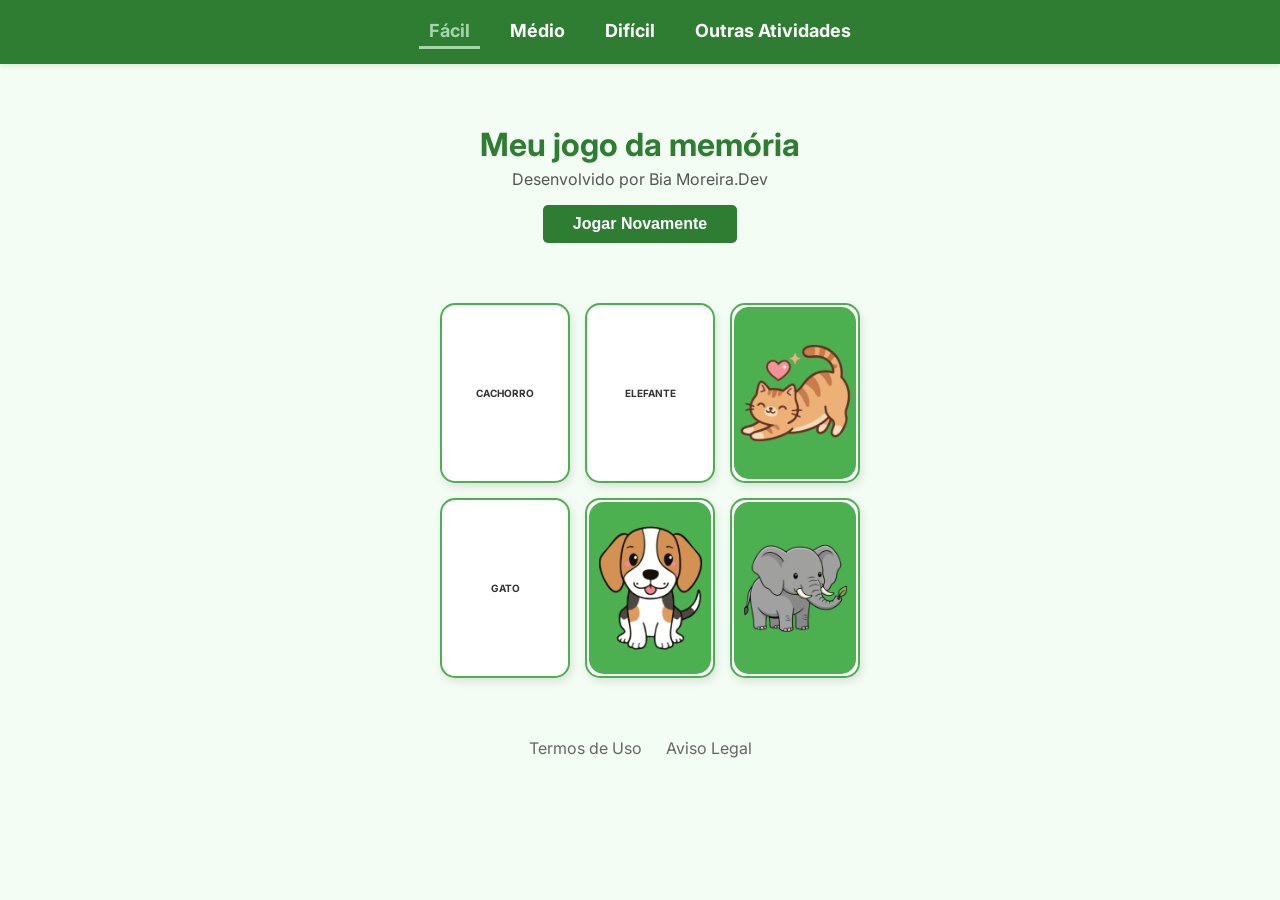
<file: index.html>
<!doctype html>
<html lang="pt-br">
  <head>
    <meta charset="UTF-8" />
    <meta name="viewport" content="width=device-width, initial-scale=1.0" />
    <title>Jogo da Memória - Fácil</title>
    <link rel="stylesheet" href="style.css" />
    <link
      href="https://fonts.googleapis.com/css2?family=Inter:wght@400;700&display=swap"
      rel="stylesheet"
    />
    <link rel="manifest" href="manifest.json" />

    <script>
      if ("serviceWorker" in navigator) {
        navigator.serviceWorker
          .register("sw.js")
          .then(() => console.log("App pronto para uso offline!"))
          .catch((err) => console.log("Erro ao registrar sw:", err));
      }
    </script>
  </head>
  <body>
    <nav class="barra-navegacao">
      <div class="nav-links">
        <a href="index.html" class="ativo">Fácil</a>
        <a href="#">Médio</a>
        <a href="#">Difícil</a>
        <a href="outrasatividades.html">Outras Atividades</a>
      </div>
    </nav>

    <main
      class="main-content"
      style="flex-direction: column; align-items: center"
    >
      <header class="cabecalho">
        <h1>Meu jogo da memória</h1>
        <p>Desenvolvido por Bia Moreira.Dev</p>
        <button id="btn-reiniciar" class="botao-memoria">
          Jogar Novamente
        </button>
      </header>

      <div class="tabuleiro">
        <div class="carta" data-animal="gato">
          <div class="carta-conteudo">
            <div class="face face-capa">🐾</div>
            <div class="face face-imagem">
              <img
                src="1.png"
                alt="Gato"
                style="
                  width: 100%;
                  height: 100%;
                  border-radius: 15px;
                  object-fit: cover;
                "
              />
            </div>
          </div>
        </div>

        <div class="carta" data-animal="gato">
          <div class="carta-conteudo">
            <div class="face face-capa">🐾</div>
            <div
              class="face face-imagem"
              style="font-size: 20px; font-weight: bold; color: #333"
            >
              GATO
            </div>
          </div>
        </div>

        <div class="carta" data-animal="cachorro">
          <div class="carta-conteudo">
            <div class="face face-capa">🐾</div>
            <div class="face face-imagem">
              <img
                src="2.png"
                alt="Cachorro"
                style="
                  width: 100%;
                  height: 100%;
                  border-radius: 15px;
                  object-fit: cover;
                "
              />
            </div>
          </div>
        </div>

        <div class="carta" data-animal="cachorro">
          <div class="carta-conteudo">
            <div class="face face-capa">🐾</div>
            <div
              class="face face-imagem"
              style="font-size: 20px; font-weight: bold; color: #333"
            >
              CACHORRO
            </div>
          </div>
        </div>

        <div class="carta" data-animal="elefante">
          <div class="carta-conteudo">
            <div class="face face-capa">🐾</div>
            <div class="face face-imagem">
              <img
                src="3.png"
                alt="Animal 3"
                style="
                  width: 100%;
                  height: 100%;
                  border-radius: 15px;
                  object-fit: cover;
                "
              />
            </div>
          </div>
        </div>

        <div class="carta" data-animal="elefante">
          <div class="carta-conteudo">
            <div class="face face-capa">🐾</div>
            <div
              class="face face-imagem"
              style="font-size: 20px; font-weight: bold; color: #333"
            >
              ELEFANTE
            </div>
          </div>
        </div>
      </div>
    </main>

    </main>

    <div id="modal-parabens" class="modal" style="display: none">
      <div class="modal-conteudo">
        <h2>🌟 PARABÉNS! 🌟</h2>
        <p>Você encontrou todos os pares!</p>
        <button onclick="reiniciarJogo()" class="botao-memoria">
          Jogar Novamente
        </button>
      </div>
    </div>

    <script src="script.js"></script>

    <footer style="text-align: center; padding: 20px">
      <a href="termos.html" style="color: #666; text-decoration: none; margin: 0 10px">Termos de Uso</a>
      <a href="disclaimer.html" style="color: #666; text-decoration: none; margin: 0 10px">Aviso Legal</a>
    </footer>
  </body>
</html>
</file>
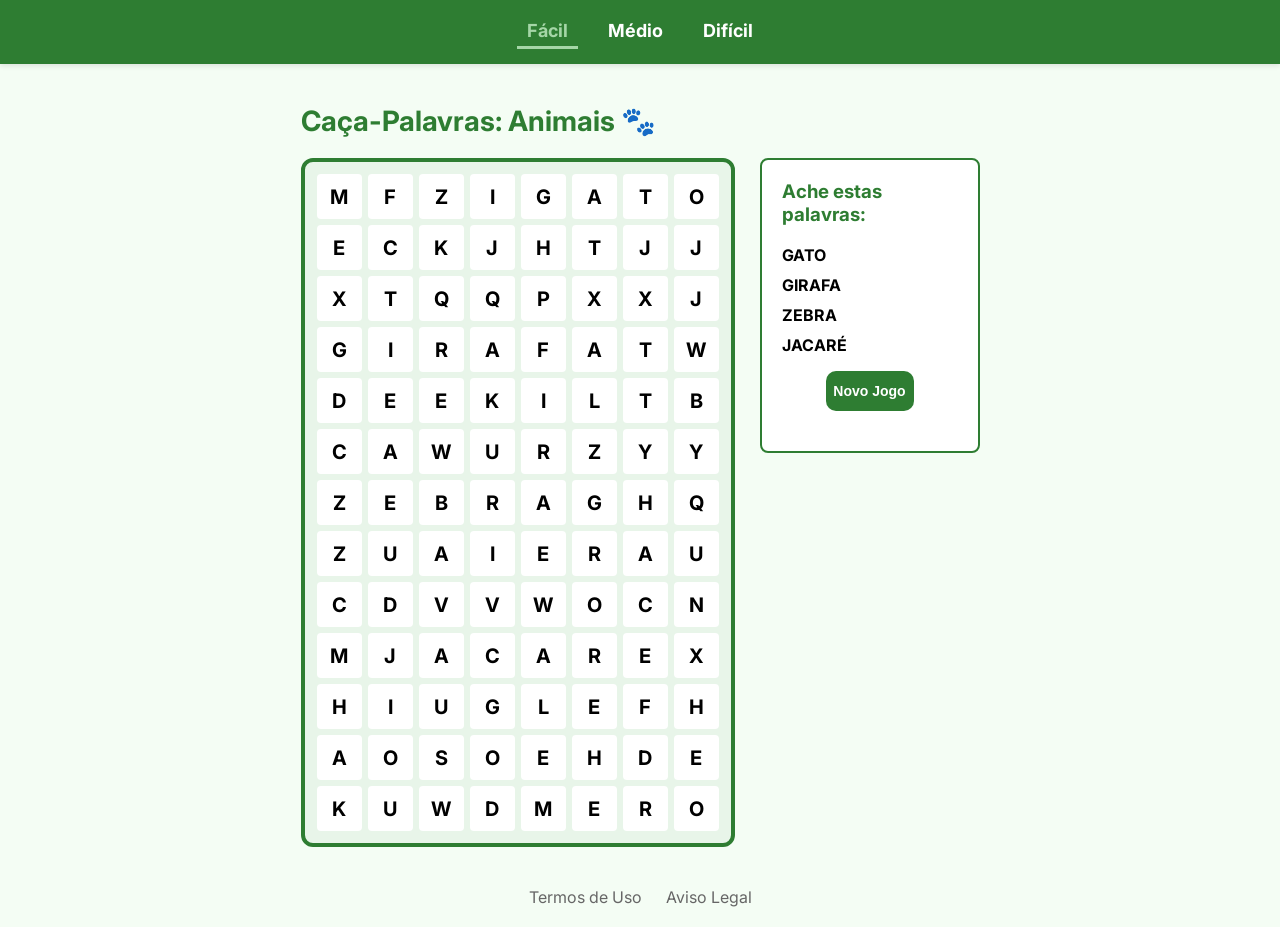
<file: caca-facil.html>
<!doctype html>
<html lang="pt-br">
  <head>
    <meta charset="UTF-8" />
    <meta
      name="viewport"
      content="width=device-width, initial-scale=1.0, user-scalable=no"
    />
    <meta name="Author" content="Marília Moreira" />
    <title>Caça-Palavras Fácil - Bia Moreira.Dev</title>
    <link
      href="https://fonts.googleapis.com/css2?family=Inter:wght@400;700&display=swap"
      rel="stylesheet"
    />
    <link rel="stylesheet" href="style.css" />
    <link rel="manifest" href="manifest.json" />

    <script>
      if ("serviceWorker" in navigator) {
        navigator.serviceWorker
          .register("sw.js")
          .then(() => console.log("App pronto para uso offline!"))
          .catch((err) => console.log("Erro ao registrar sw:", err));
      }
    </script>
  </head>
  <body>
    <nav class="barra-navegacao">
      <div class="nav-links">
        <a href="caca-facil.html" class="ativo">Fácil</a>
        <a href="#">Médio</a>
        <a href="#">Difícil</a>
      </div>
    </nav>

    <main class="main-content">
      <div class="centralizador-jogo">
        <h1 class="titulo-jogo">Caça-Palavras: Animais 🐾</h1>

        <div class="layout-horizontal">
          <div id="grid-letras" class="grid-8x8"></div>

          <aside class="painel-lateral">
            <h3>Ache estas palavras:</h3>
            <ul id="lista-palavras">
              <li id="item-GATO">GATO</li>
              <li id="item-GIRAFA">GIRAFA</li>
              <li id="item-ZEBRA">ZEBRA</li>
              <li id="item-JACARE">JACARÉ</li>
            </ul>
            <button class="botao-jogar" onclick="window.location.reload()">
              Novo Jogo
            </button>
          </aside>
        </div>
      </div>
    </main>

    <div id="modal-vitoria" class="modal">
      <div class="modal-conteudo">
        <h2>🌟 INCRÍVEL! 🌟</h2>
        <p id="mensagem-vitoria"></p>
        <button onclick="location.reload()">Jogar Novamente</button>
      </div>
    </div>

    <script src="https://code.jquery.com/jquery-3.6.0.min.js"></script>
    <script src="script-caca-facil.js"></script>
    <footer style="text-align: center; padding: 20px">
      <a
        href="termos.html"
        style="color: #666; text-decoration: none; margin: 0 10px"
        >Termos de Uso</a
      >
      <a
        href="disclaimer.html"
        style="color: #666; text-decoration: none; margin: 0 10px"
        >Aviso Legal</a
      >
    </footer>
  </body>
</html>
</file>
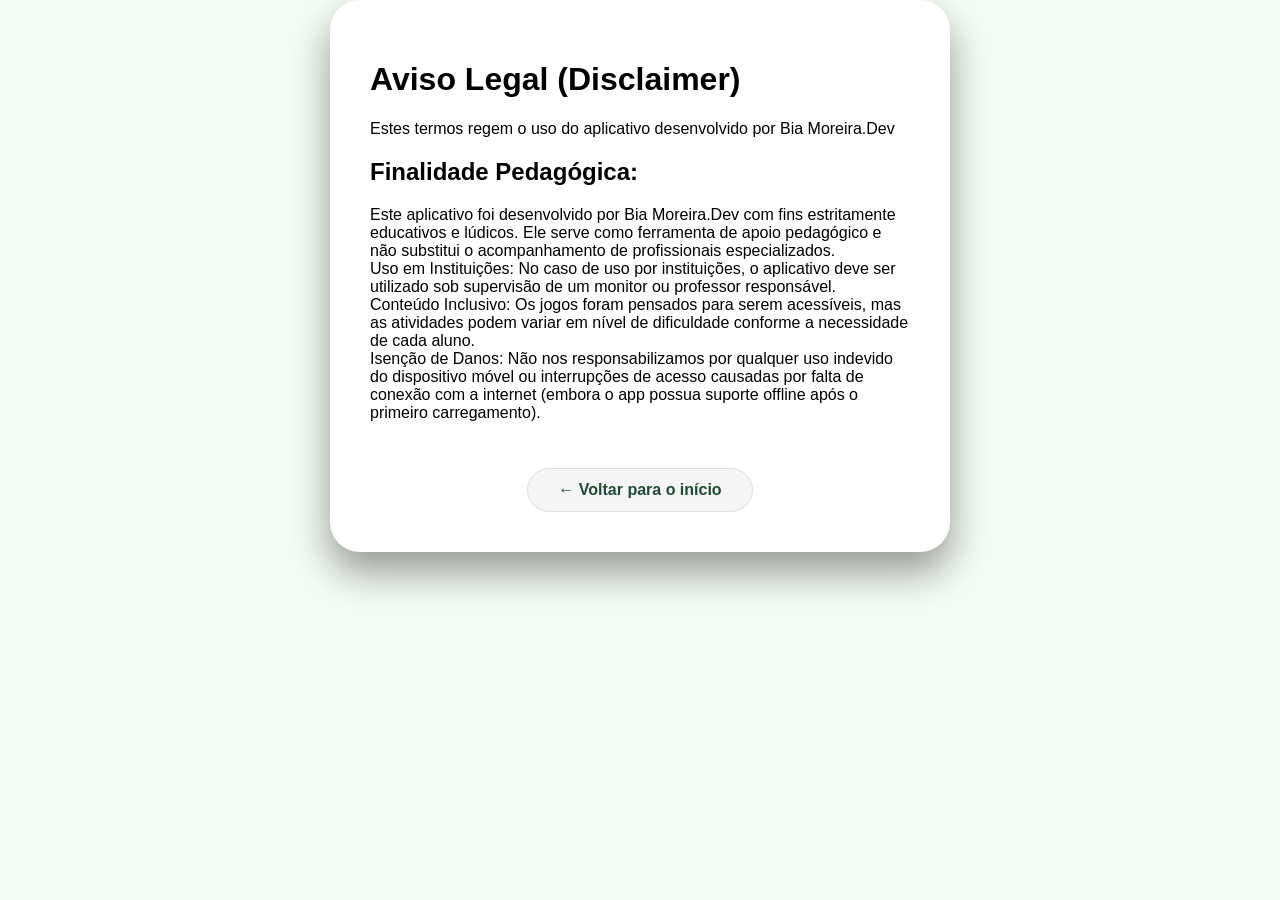
<file: disclaimer.html>
<!doctype html>
<html lang="pt-br">
  <head>
    <meta charset="UTF-8" />
    <meta name="viewport" content="width=device-width, initial-scale=1.0" />
    <title>Termos de Uso - Bia Moreira.Dev</title>
    <link rel="stylesheet" href="style.css" />
  </head>
  <body class="body-legal">
    <div class="card-legal">
      <h1>Aviso Legal (Disclaimer)</h1>

      <p>
        Estes termos regem o uso do aplicativo desenvolvido por Bia Moreira.Dev
      </p>

      <h2>Finalidade Pedagógica:</h2>
      <p>
        Este aplicativo foi desenvolvido por Bia Moreira.Dev com fins
        estritamente educativos e lúdicos. Ele serve como ferramenta de apoio
        pedagógico e não substitui o acompanhamento de profissionais
        especializados. <br />Uso em Instituições: No caso de uso por
        instituições, o aplicativo deve ser utilizado sob supervisão de um
        monitor ou professor responsável. <br />Conteúdo Inclusivo: Os jogos
        foram pensados para serem acessíveis, mas as atividades podem variar em
        nível de dificuldade conforme a necessidade de cada aluno. <br />Isenção
        de Danos: Não nos responsabilizamos por qualquer uso indevido do
        dispositivo móvel ou interrupções de acesso causadas por falta de
        conexão com a internet (embora o app possua suporte offline após o
        primeiro carregamento).
      </p>

      <div style="text-align: center">
        <a href="index.html" class="btn-voltar">← Voltar para o início</a>
      </div>
    </div>
  </body>
</html>
</file>
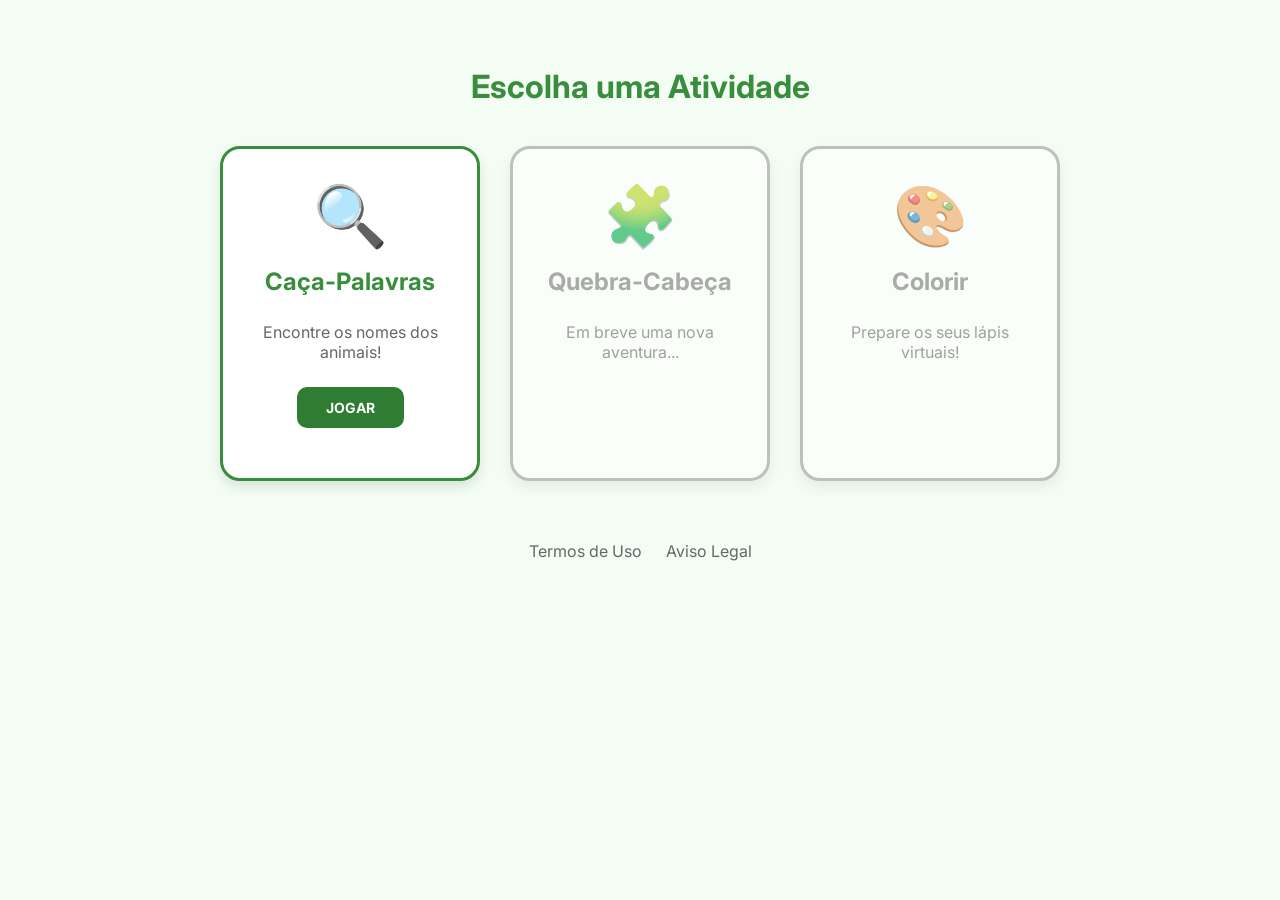
<file: outrasatividades.html>
<!doctype html>
<html lang="pt-br">
  <head>
    <meta charset="UTF-8" />
    <meta name="viewport" content="width=device-width, initial-scale=1.0" />
    <meta name="Author" content="Marília Moreira" />
    <link rel="stylesheet" href="style.css" />
    <link
      href="https://fonts.googleapis.com/css2?family=Inter:wght@400;700&display=swap"
      rel="stylesheet"
    />
    <title>Caça Palavras</title>
    <link rel="manifest" href="manifest.json" />

    <script>
      if ("serviceWorker" in navigator) {
        navigator.serviceWorker
          .register("sw.js")
          .then(() => console.log("App pronto para uso offline!"))
          .catch((err) => console.log("Erro ao registrar sw:", err));
      }
    </script>
  </head>

  <body>
    <main class="container-menu">
      <h2 class="titulo-sessao">Escolha uma Atividade</h2>

      <div class="menu-jogos">
        <a href="caca-facil.html" class="card-jogo">
          <div class="icone">🔍</div>
          <h3>Caça-Palavras</h3>
          <p>Encontre os nomes dos animais!</p>
          <span class="botao-jogar">JOGAR</span>
        </a>

        <div class="card-jogo bloqueado">
          <div class="icone">🧩</div>
          <h3>Quebra-Cabeça</h3>
          <p>Em breve uma nova aventura...</p>
        </div>

        <div class="card-jogo bloqueado">
          <div class="icone">🎨</div>
          <h3>Colorir</h3>
          <p>Prepare os seus lápis virtuais!</p>
        </div>
      </div>
    </main>
    <footer style="text-align: center; padding: 20px">
      <a
        href="termos.html"
        style="color: #666; text-decoration: none; margin: 0 10px"
        >Termos de Uso</a
      >
      <a
        href="disclaimer.html"
        style="color: #666; text-decoration: none; margin: 0 10px"
        >Aviso Legal</a
      >
    </footer>
  </body>
</html>
</file>
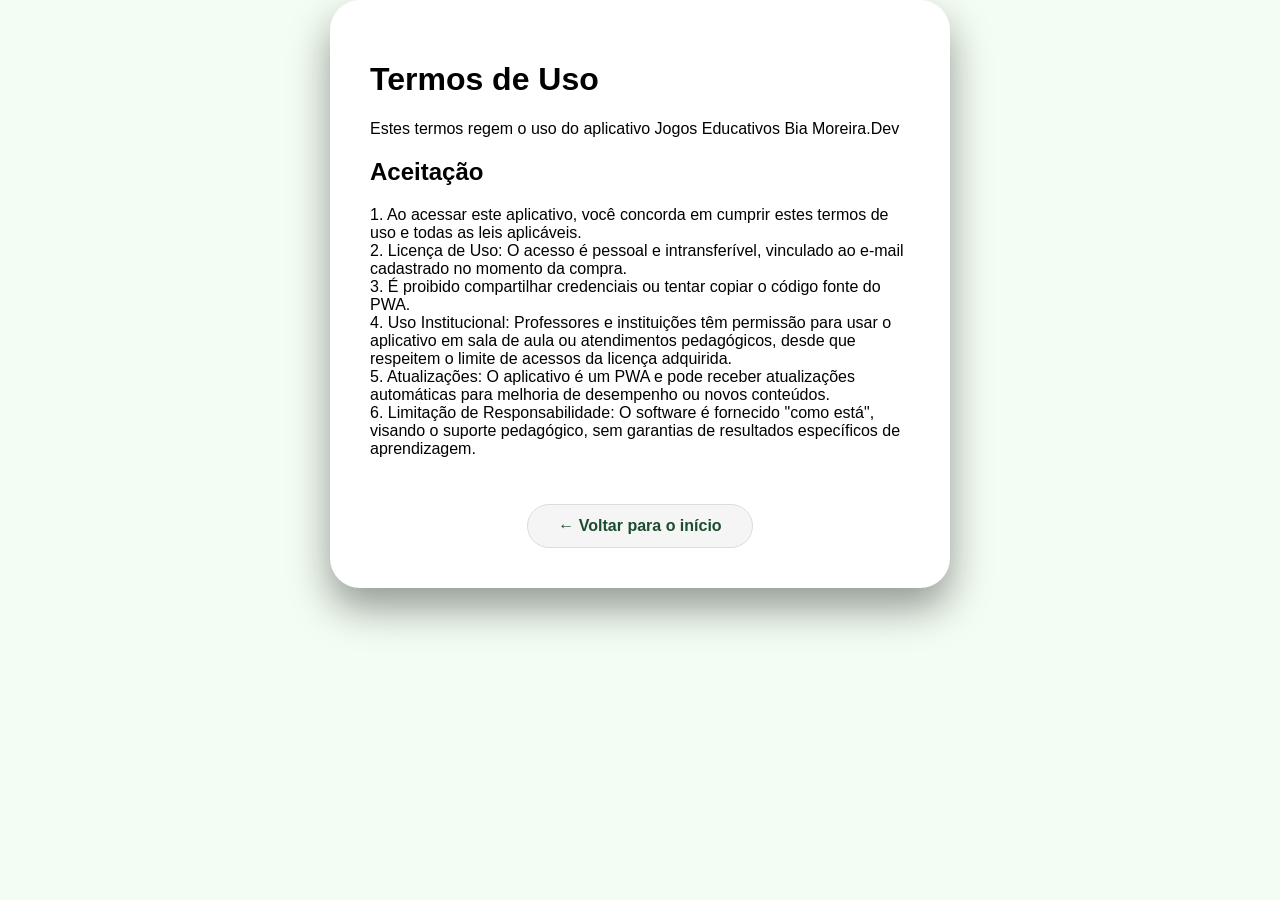
<file: termos.html>
<!doctype html>
<html lang="pt-br">
  <head>
    <meta charset="UTF-8" />
    <meta name="viewport" content="width=device-width, initial-scale=1.0" />
    <title>Termos de Uso - Bia Moreira.Dev</title>
    <link rel="stylesheet" href="style.css" />
  </head>
  <body class="body-legal">
    <div class="card-legal">
      <h1>Termos de Uso</h1>

      <p>
        Estes termos regem o uso do aplicativo Jogos Educativos Bia Moreira.Dev
      </p>

      <h2>Aceitação</h2>
      <p>
        1. Ao acessar este aplicativo, você concorda em cumprir estes termos de
        uso e todas as leis aplicáveis. <br />
        2. Licença de Uso: O acesso é pessoal e intransferível, vinculado ao
        e-mail cadastrado no momento da compra. <br />3. É proibido compartilhar
        credenciais ou tentar copiar o código fonte do PWA. <br />4. Uso
        Institucional: Professores e instituições têm permissão para usar o
        aplicativo em sala de aula ou atendimentos pedagógicos, desde que
        respeitem o limite de acessos da licença adquirida. <br />5.
        Atualizações: O aplicativo é um PWA e pode receber atualizações
        automáticas para melhoria de desempenho ou novos conteúdos. <br />6.
        Limitação de Responsabilidade: O software é fornecido "como está",
        visando o suporte pedagógico, sem garantias de resultados específicos de
        aprendizagem.
      </p>

      <div style="text-align: center">
        <a href="index.html" class="btn-voltar">← Voltar para o início</a>
      </div>
    </div>
  </body>
</html>
</file>
<file: style.css>
/* ========================================================= */
/* 1. BASE E BARRA VERDE (COM AS SUAS CLASSES)               */
/* ========================================================= */
* {
    box-sizing: border-box;
}

body {
    font-family: 'Inter', sans-serif;
    background-color: #f4fdf4;
    margin: 0;
    padding: 0;
    display: flex;
    flex-direction: column;
    align-items: center;
    overflow-x: hidden;
}

.barra-navegacao {
    width: 100%;
    background-color: #2e7d32;
    box-shadow: 0 2px 5px rgba(0,0,0,0.1);
    margin-bottom: 20px;
    display: flex;
    justify-content: center;
}

.nav-links {
    display: flex;
    justify-content: center;
    gap: 20px;
    padding: 15px 10px;
    flex-wrap: wrap;
}

.nav-links a { 
    color: white; 
    text-decoration: none; 
    font-weight: bold; 
    font-size: 18px; 
    padding: 5px 10px;
    transition: 0.3s;
}

.nav-links a.ativo, 
.nav-links a:hover { 
    border-bottom: 3px solid #a5d6a7; 
    color: #a5d6a7; 
}

/* ========================================================= */
/* 2. ALINHAMENTO DO TÍTULO E LAYOUT GERAL                   */
/* ========================================================= */
.main-content {
    display: flex;
    justify-content: center;
    width: 100%;
    padding: 20px;
    box-sizing: border-box;
}

.centralizador-jogo {
    display: flex;
    flex-direction: column;
    align-items: flex-start; /* Alinha o título exatamente no começo do grid */
}

.titulo-jogo { 
    color: #2e7d32; 
    margin-top: 0; 
    margin-bottom: 20px; 
    font-size: 28px; 
}

.layout-horizontal { 
    display: flex !important; 
    gap: 25px; 
    align-items: flex-start; 
}

/* ========================================================= */
/* 3. GRIDS DO CAÇA-PALAVRAS (FÁCIL, MÉDIO E DIFÍCIL)        */
/* ========================================================= */
.grid-8x8 { display: grid !important; grid-template-columns: repeat(8, 45px); grid-template-rows: repeat(13, 45px); gap: 6px; background: #e8f5e9; padding: 12px; border-radius: 12px; border: 4px solid #2e7d32; }
.grid-8x8 .letra { width: 45px; height: 45px; font-size: 20px; }

.grid-10x15 { display: grid !important; grid-template-columns: repeat(10, 38px); grid-template-rows: repeat(15, 38px); gap: 5px; background: #e8f5e9; padding: 10px; border-radius: 10px; border: 3px solid #2e7d32; }
.grid-10x15 .letra { width: 38px; height: 38px; font-size: 18px; }

.grid-12x16 { display: grid !important; grid-template-columns: repeat(12, 32px); grid-template-rows: repeat(16, 32px); gap: 3px; background: #e8f5e9; padding: 8px; border-radius: 8px; border: 3px solid #2e7d32; }
.grid-12x16 .letra { width: 32px; height: 32px; font-size: 15px; }

.letra { background: white; display: flex; align-items: center; justify-content: center; font-weight: bold; cursor: pointer; border-radius: 4px; user-select: none; }
.letra.selecionada { background-color: #ffeb3b; }
.letra.correta { background-color: #4caf50 !important; color: white !important; }


.cabecalho {
    text-align: center;
    width: 100%;
    margin-bottom: 20px;
}

.cabecalho h1 { color: #2e7d32; margin-bottom: 5px; }
.cabecalho p { margin-top: 0; color: #555; }

/* O seu grid original */
.tabuleiro {
    display: grid;
    /* Aqui está a mágica: 3 colunas iguais que se ajustam à tela */
    grid-template-columns: repeat(3, 1fr); 
    gap: 15px;             /* Espaço entre as cartas */
    width: 95%;            /* Ocupa quase toda a largura do celular */
    max-width: 400px;      /* Não deixa o jogo ficar gigante no computador */
    margin: 20px auto;     /* Centraliza o tabuleiro na tela */
}

.carta {
    aspect-ratio: 1 / 1;   /* Garante que a carta seja sempre um quadrado perfeito */
    width: 100%;           /* A carta preenche o espaço da coluna do grid */
    cursor: pointer;
    perspective: 1000px;
}

/* Estrutura 3D para a carta girar */
.carta {
    width: 130px;
    height: 180px;
    perspective: 1000px; /* Dá o efeito de profundidade 3D */
    cursor: pointer;
}

.carta-conteudo {
    width: 100%;
    height: 100%;
    position: relative;
    transition: transform 0.6s;
    transform-style: preserve-3d; /* Permite o giro frente/verso */
}

/* Classe que o  JS provavelmente adiciona quando a carta é clicada */
.carta.virada .carta-conteudo {
    transform: rotateY(180deg);
}

/* Estilo comum para as duas faces (frente e verso) */
.face {
    position: absolute;
    width: 100%;
    height: 100%;
    backface-visibility: hidden; /* Esconde as costas da carta */
    display: flex;
    align-items: center;
    justify-content: center;
    border-radius: 15px;
    box-shadow: 2px 4px 8px rgba(0,0,0,0.1);
}

/* O verso da carta (com a patinha) */
.face-capa {
    background-color: #4caf50;
    font-size: 50px;
}

/* A frente da carta (com a imagem do animal ou texto) */
.face-imagem {
    background-color: white;
    transform: rotateY(180deg); /* Já fica virada de costas esperando a animação */
    border: 2px solid #4caf50;
    box-sizing: border-box;
    text-align: center;
}

/* Responsividade do Tabuleiro no celular */
@media (max-width: 768px) {
    .tabuleiro { grid-template-columns: repeat(2, 130px); }
}

/* ========================================================= */
/* 5. PAINEL LATERAL E BOTÕES                                */
/* ========================================================= */
.painel-lateral { background: white; padding: 20px; border-radius: 8px; border: 2px solid #2e7d32; width: 220px; box-sizing: border-box; }
.painel-lateral h3 { margin-top: 0; color: #2e7d32; }
.painel-lateral ul { list-style: none; padding: 0; }
.painel-lateral li { margin-bottom: 10px; font-weight: bold; }
.palavra-encontrada { text-decoration: line-through; color: #bbb; font-style: italic; }

.botao-jogar { background: #2e7d32; color: white; border: none; padding: 12px; width: 100%; border-radius: 5px; cursor: pointer; font-weight: bold; margin-top: 10px; font-size: 16px; }

.modal { display: none; position: fixed; top: 0; left: 0; width: 100%; height: 100%; background: rgba(0,0,0,0.8); justify-content: center; align-items: center; z-index: 1000; }
.modal-conteudo { background: white; padding: 30px; border-radius: 15px; text-align: center; }

/* ========================================================= */
/* 6. RESPONSIVO PARA CELULAR                                */
/* ========================================================= */
@media (max-width: 768px) {
    .layout-horizontal { flex-direction: column; align-items: center; gap: 15px; }
    .centralizador-jogo { align-items: center; } /* Centraliza o título no celular */
    .painel-lateral { width: 100%; max-width: 350px; }
    
    /* Encolhendo os grids para caber na tela */
    .grid-8x8 { grid-template-columns: repeat(8, 35px); grid-template-rows: repeat(13, 35px); padding: 8px; }
    .grid-8x8 .letra { width: 35px; height: 35px; font-size: 16px; }
    
    .grid-10x15 { grid-template-columns: repeat(10, 28px); grid-template-rows: repeat(15, 28px); gap: 3px; padding: 6px; }
    .grid-10x15 .letra { width: 28px; height: 28px; font-size: 14px; }
    
    .grid-12x16 { grid-template-columns: repeat(12, 23px); grid-template-rows: repeat(16, 23px); gap: 2px; padding: 5px; }
    .grid-12x16 .letra { width: 23px; height: 23px; font-size: 12px; }
    
    /* Memória com 2 colunas no celular */
    .container-memoria { grid-template-columns: repeat(2, 130px) !important; }
}

/* BOTÃO ESPECÍFICO PARA A MEMÓRIA */
.botao-memoria {
    background: #2e7d32; 
    color: white; 
    border: none; 
    padding: 10px 30px; 
    border-radius: 5px; 
    cursor: pointer; 
    font-weight: bold; 
    font-size: 16px; 
    margin: 10px auto 20px auto; 
    display: block; /* Garante que ele fique centralizado e pequeno */
}

/* =========================================
   ESTILOS DA PÁGINA "OUTRAS ATIVIDADES"
   ========================================= */

.container-menu {
  text-align: center;
  padding: 40px 20px;
  font-family: 'Inter', sans-serif;
}

.titulo-sessao {
  color: #388e3c; /* Aquele verde bonito do projeto */
  font-size: 32px;
  margin-bottom: 40px;
}

.menu-jogos {
  display: flex;
  justify-content: center;
  gap: 30px;
  flex-wrap: wrap; /* Faz os cartões descerem se a tela do celular for menor */
}

/* O visual do cartão branco com borda verde */
.card-jogo {
  background-color: #ffffff;
  border: 3px solid #388e3c;
  border-radius: 20px;
  padding: 30px 20px;
  width: 260px;
  text-decoration: none;
  color: #333;
  display: flex;
  flex-direction: column;
  align-items: center;
  box-shadow: 0 6px 12px rgba(0,0,0,0.1); /* Uma sombrinha leve para dar destaque */
  transition: transform 0.2s; /* Animação suave */
}

/* Efeito de pular quando passa o mouse ou toca */
.card-jogo:hover {
  transform: translateY(-8px);
}

.card-jogo h3 {
  margin: 15px 0 10px 0;
  font-size: 24px;
  color: #388e3c;
}

.card-jogo p {
  font-size: 16px;
  margin-bottom: 25px;
  color: #666;
}

.icone {
  font-size: 60px; /* Emojis bem grandes */
}

/* O botão de JOGAR */
 
.botao-jogar {
  width: 50%;           /* Define a metade do tamanho */
  display: block;        /* Garante que o botão se comporte como um bloco */
  margin: 0 auto 20px;   /* '0 auto' centraliza horizontalmente / '20px' dá espaço do fundo */
  
  /* Ajustes extras para ficar "bonitão" */
  padding: 12px 0;       /* Mais conforto para o clique */
  border-radius: 10px;   /* Formato de pílula, que combina com o tema infantil */
  font-size: 14px;
  text-align: center;
  border: none;
  cursor: pointer;
}

/* Os cartões de "Em breve" que eu criei*/
.bloqueado {
  opacity: 0.6;
  cursor: not-allowed;
  border-color: #999;
}

.bloqueado h3 {
  color: #777;
}

 

 
@media (max-width: 600px) {
  /* 1. Mantém seu menu organizado */
  .nav-links {
    display: flex !important;
    flex-wrap: wrap !important;
    justify-content: center !important;
    gap: 15px !important;
  }

  /* 2. O TABULEIRO: Centralização Total */
  .tabuleiro {
    display: grid !important;
    /* Mantemos as 2 colunas que você gostou */
    grid-template-columns: repeat(2, auto) !important; 
    
    /* Centraliza o conjunto das colunas na tela */
    justify-content: center !important; 
    /* Centraliza as cartas dentro de cada espaço */
    justify-items: center !important;   
    
    gap: 20px !important;
    width: 100% !important;
    margin: 30px 0 !important; /* Espaço em cima e embaixo */
    padding: 0 !important;
  }

  /* 3. AS CARTAS: Tamanho controlado para não esticar */
  .carta {
    width: 140px !important;  /* Tamanho ideal para 2 colunas no celular */
    height: 140px !important;
    aspect-ratio: 1 / 1 !important;
  }
}

  /* Ajusta o tamanho da patinha para o celular */
  .face-capa {
    font-size: 28px !important;
  }

  /* Ajusta o texto da carta virada (ex: CACHORRO) para não estourar a carta */
  .face-imagem {
    font-size: 10px !important;
    padding: 2px !important;
    word-break: break-word !important; /* Quebra a palavra no meio se for muito grande */
    line-height: 1.2 !important;
  }
}

/* =========================================
   PÁGINAS LEGAIS (Termos e Disclaimer)
   ========================================= */

/* Fundo consistente com o Login */
.body-legal {
    background: linear-gradient(135deg, #1b4d2e 0%, #0d2617 100%);
    min-height: 100vh;
    margin: 0;
    padding: 40px 20px; /* Espaço para não encostar no topo no mobile */
    font-family: 'Inter', sans-serif;
    display: flex;
    justify-content: center;
    align-items: flex-start; /* Alinha no topo para permitir scroll se o texto for longo */
}

/* Card de Conteúdo */
.card-legal {
    background: white;
    padding: 40px; /* Padding para computador */
    border-radius: 30px;
    box-shadow: 0 20px 40px rgba(0,0,0,0.4);
    width: 100%;
    max-width: 620px; 
    animation: fadeIn 0.6s ease-out;
    /* Garante que o card nunca ultrapasse a tela */
    box-sizing: border-box; 
}

/* Ajuste específico para Celulares */
@media (max-width: 600px) {
    .card-legal {
        padding: 20px; /* Reduz o espaço interno no celular */
        border-radius: 20px;
    }
    
    .card-legal h1 {
        font-size: 22px; /* Diminui um pouco o título para não quebrar tanto */
    }

    .card-legal p, .card-legal li {
        font-size: 15px; /* Ajuste leve no tamanho da fonte */
        text-align: left; /* Justificar no celular às vezes cria buracos brancos estranhos */
    }
}

/* Lista de itens */
.card-legal ul {
    padding-left: 20px;
    margin-bottom: 20px;
}

/* Botão Voltar (Estilo Pílula) */
.btn-voltar {
    display: inline-block;
    margin-top: 30px;
    padding: 12px 30px;
    background-color: #f5f5f5;
    color: #1b4d2e;
    text-decoration: none;
    border-radius: 50px;
    font-weight: bold;
    transition: background-color 0.3s, transform 0.2s;
    border: 1px solid #ddd;
}

.btn-voltar:hover {
    background-color: #eee;
    transform: translateX(-5px); /* Efeito de "voltar" */
}

/* Animação de entrada */
@keyframes fadeIn {
    from { opacity: 0; transform: translateY(10px); }
    to { opacity: 1; transform: translateY(0); }
}
</file>
